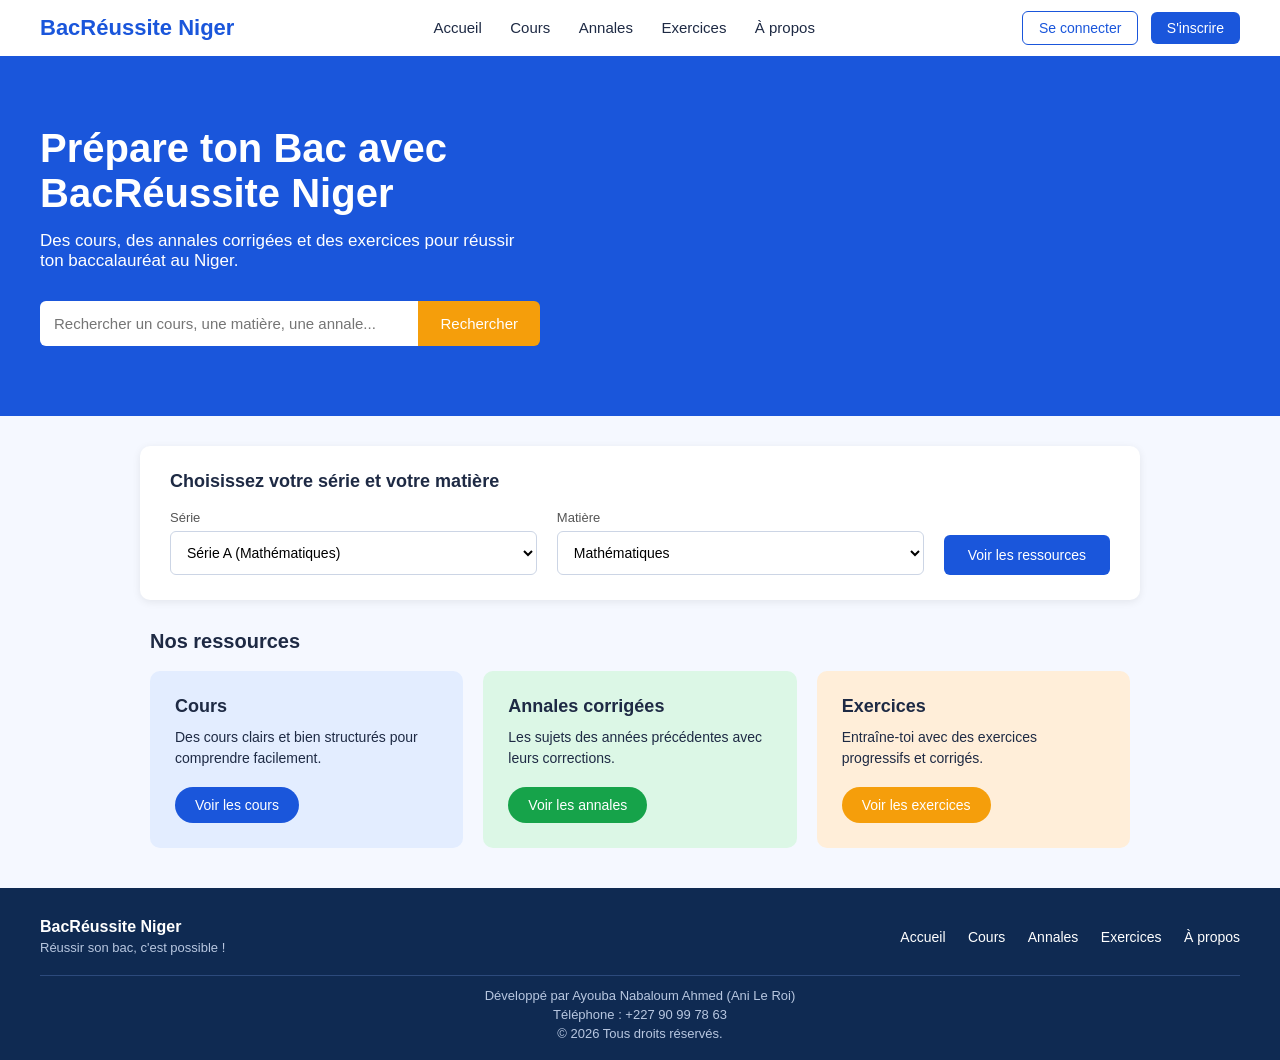
<file: index.html>
<!DOCTYPE html>
<html lang="fr">
<head>
  <meta charset="UTF-8">
  <meta name="viewport" content="width=device-width, initial-scale=1.0">
  <title>BacRéussite Niger</title>
  <link rel="stylesheet" href="style.css">
</head>
<body>
  <header>
    <div class="logo">BacRéussite Niger</div>

    <nav>
      <a href="index.html">Accueil</a>
      <a href="cours.html">Cours</a>
      <a href="annales.html">Annales</a>
      <a href="exercices.html">Exercices</a>
      <a href="apropos.html">À propos</a>
    </nav>

    <div class="boutons">
      <a href="connexion.html">Se connecter</a>
      <a href="inscription.html">S'inscrire</a>
    </div>
  </header>
    <section class="banniere">
    <h1>Prépare ton Bac avec BacRéussite Niger</h1>
    <p>Des cours, des annales corrigées et des exercices pour réussir ton baccalauréat au Niger.</p>

    <div class="recherche">
      <input type="text" placeholder="Rechercher un cours, une matière, une annale...">
      <button>Rechercher</button>
    </div>
  </section>
  <section class="choix">
    <h2>Choisissez votre série et votre matière</h2>

    <div class="choix-formulaire">
      <div class="champ">
        <label for="serie">Série</label>
        <select id="serie">
          <option>Série A (Mathématiques)</option>
          <option>Série C</option>
          <option>Série D</option>
          <option>Série E</option>
        </select>
      </div>

      <div class="champ">
        <label for="matiere">Matière</label>
        <select id="matiere">
          <option>Mathématiques</option>
          <option>Physique-Chimie</option>
          <option>SVT</option>
          <option>Français</option>
          <option>Philosophie</option>
        </select>
      </div>

      <button>Voir les ressources</button>
    </div>
  </section>
    <section class="ressources">
    <h2>Nos ressources</h2>

    <div class="cartes">
      <div class="carte carte-bleue">
        <h3>Cours</h3>
        <p>Des cours clairs et bien structurés pour comprendre facilement.</p>
        <a href="cours.html">Voir les cours</a>
      </div>

      <div class="carte carte-verte">
        <h3>Annales corrigées</h3>
        <p>Les sujets des années précédentes avec leurs corrections.</p>
        <a href="annales.html">Voir les annales</a>
      </div>

      <div class="carte carte-orange">
        <h3>Exercices</h3>
        <p>Entraîne-toi avec des exercices progressifs et corrigés.</p>
        <a href="exercices.html">Voir les exercices</a>
      </div>
    </div>
  </section>
    <footer>
    <div class="footer-haut">
      <div class="footer-logo">
        <strong>BacRéussite Niger</strong>
        <p>Réussir son bac, c'est possible !</p>
      </div>

      <div class="footer-liens">
        <a href="index.html">Accueil</a>
        <a href="cours.html">Cours</a>
        <a href="annales.html">Annales</a>
        <a href="exercices.html">Exercices</a>
        <a href="apropos.html">À propos</a>
      </div>
    </div>
        <div class="footer-credit">
      <p>Développé par Ayouba Nabaloum Ahmed (Ani Le Roi)</p>
      <p>Téléphone : +227 90 99 78 63</p>
      <p>© 2026 Tous droits réservés.</p>
    </div>
  </footer>
</body>
</html>
</file>
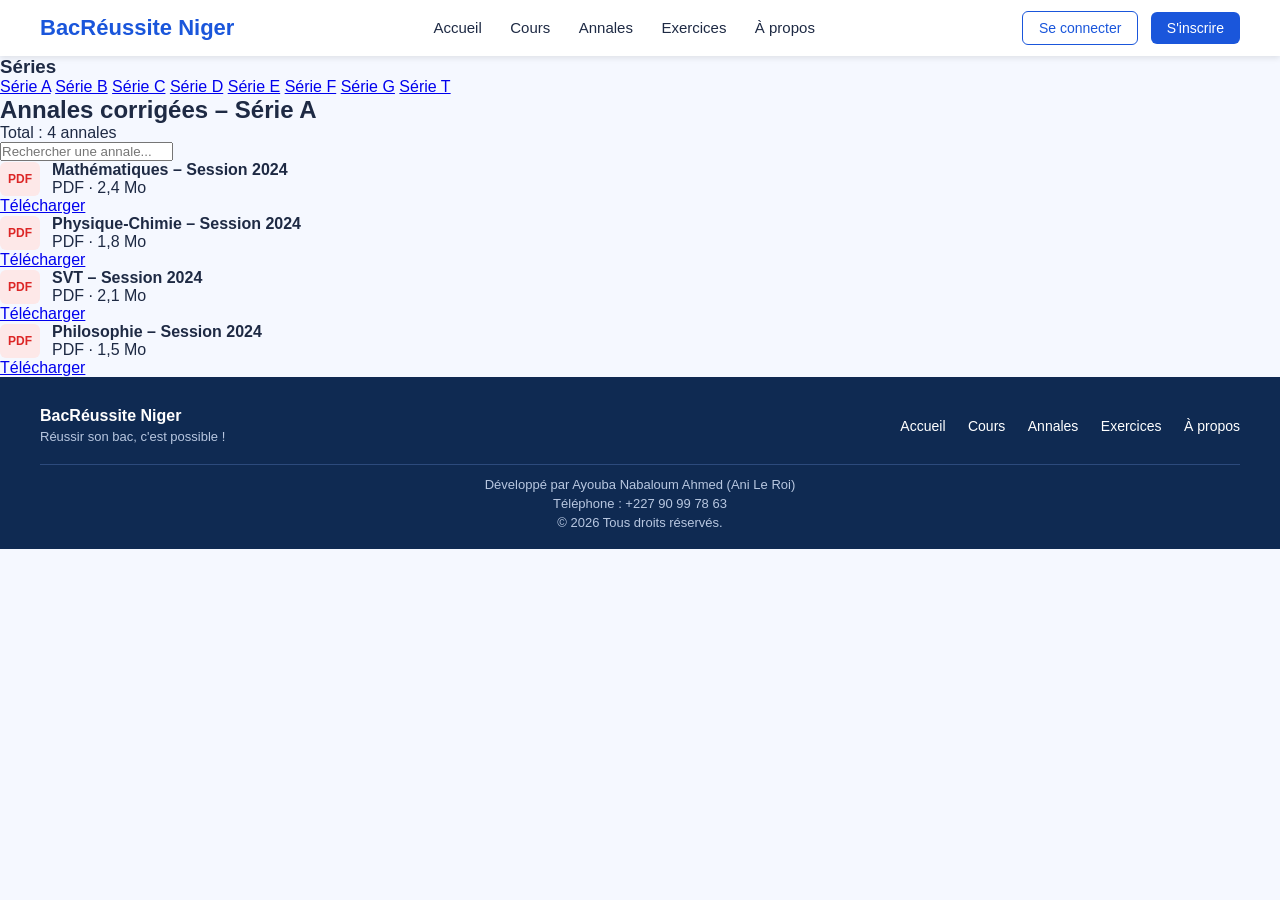
<file: annales.html>
<!DOCTYPE html>
<html lang="fr">
<head>
  <meta charset="UTF-8">
  <meta name="viewport" content="width=device-width, initial-scale=1.0">
  <title>Annales - BacRéussite Niger</title>
  <link rel="stylesheet" href="style.css">
</head>
<body>

  <header>
    <div class="logo">BacRéussite Niger</div>

    <nav>
      <a href="index.html">Accueil</a>
      <a href="cours.html">Cours</a>
      <a href="annales.html">Annales</a>
      <a href="exercices.html">Exercices</a>
      <a href="apropos.html">À propos</a>
    </nav>

    <div class="boutons">
      <a href="connexion.html">Se connecter</a>
      <a href="inscription.html">S'inscrire</a>
    </div>
  </header>

  <main class="page-cours">

    <aside class="matieres">
      <h3>Séries</h3>
      <a href="#" class="actif">Série A</a>
      <a href="#">Série B</a>
      <a href="#">Série C</a>
      <a href="#">Série D</a>
      <a href="#">Série E</a>
      <a href="#">Série F</a>
      <a href="#">Série G</a>
      <a href="#">Série T</a>
    </aside>

    <section class="liste-cours">
      <h2>Annales corrigées – Série A</h2>
      <p class="total">Total : 4 annales</p>
      <input type="text" class="recherche-cours" placeholder="Rechercher une annale...">

      <div class="cours-item">
        <div class="fichier">
          <span class="pdf-badge">PDF</span>
          <div>
            <h4>Mathématiques – Session 2024</h4>
            <p>PDF · 2,4 Mo</p>
          </div>
        </div>
        <a href="#">Télécharger</a>
      </div>

      <div class="cours-item">
        <div class="fichier">
          <span class="pdf-badge">PDF</span>
          <div>
            <h4>Physique-Chimie – Session 2024</h4>
            <p>PDF · 1,8 Mo</p>
          </div>
        </div>
        <a href="#">Télécharger</a>
      </div>

      <div class="cours-item">
        <div class="fichier">
          <span class="pdf-badge">PDF</span>
          <div>
            <h4>SVT – Session 2024</h4>
            <p>PDF · 2,1 Mo</p>
          </div>
        </div>
        <a href="#">Télécharger</a>
      </div>

      <div class="cours-item">
        <div class="fichier">
          <span class="pdf-badge">PDF</span>
          <div>
            <h4>Philosophie – Session 2024</h4>
            <p>PDF · 1,5 Mo</p>
          </div>
        </div>
        <a href="#">Télécharger</a>
      </div>
    </section>

  </main>

  <footer>
    <div class="footer-haut">
      <div class="footer-logo">
        <strong>BacRéussite Niger</strong>
        <p>Réussir son bac, c'est possible !</p>
      </div>

      <div class="footer-liens">
        <a href="index.html">Accueil</a>
        <a href="cours.html">Cours</a>
        <a href="annales.html">Annales</a>
        <a href="exercices.html">Exercices</a>
        <a href="apropos.html">À propos</a>
      </div>
    </div>

    <div class="footer-credit">
      <p>Développé par Ayouba Nabaloum Ahmed (Ani Le Roi)</p>
      <p>Téléphone : +227 90 99 78 63</p>
      <p>© 2026 Tous droits réservés.</p>
    </div>
  </footer>

</body>
</html>
</file>
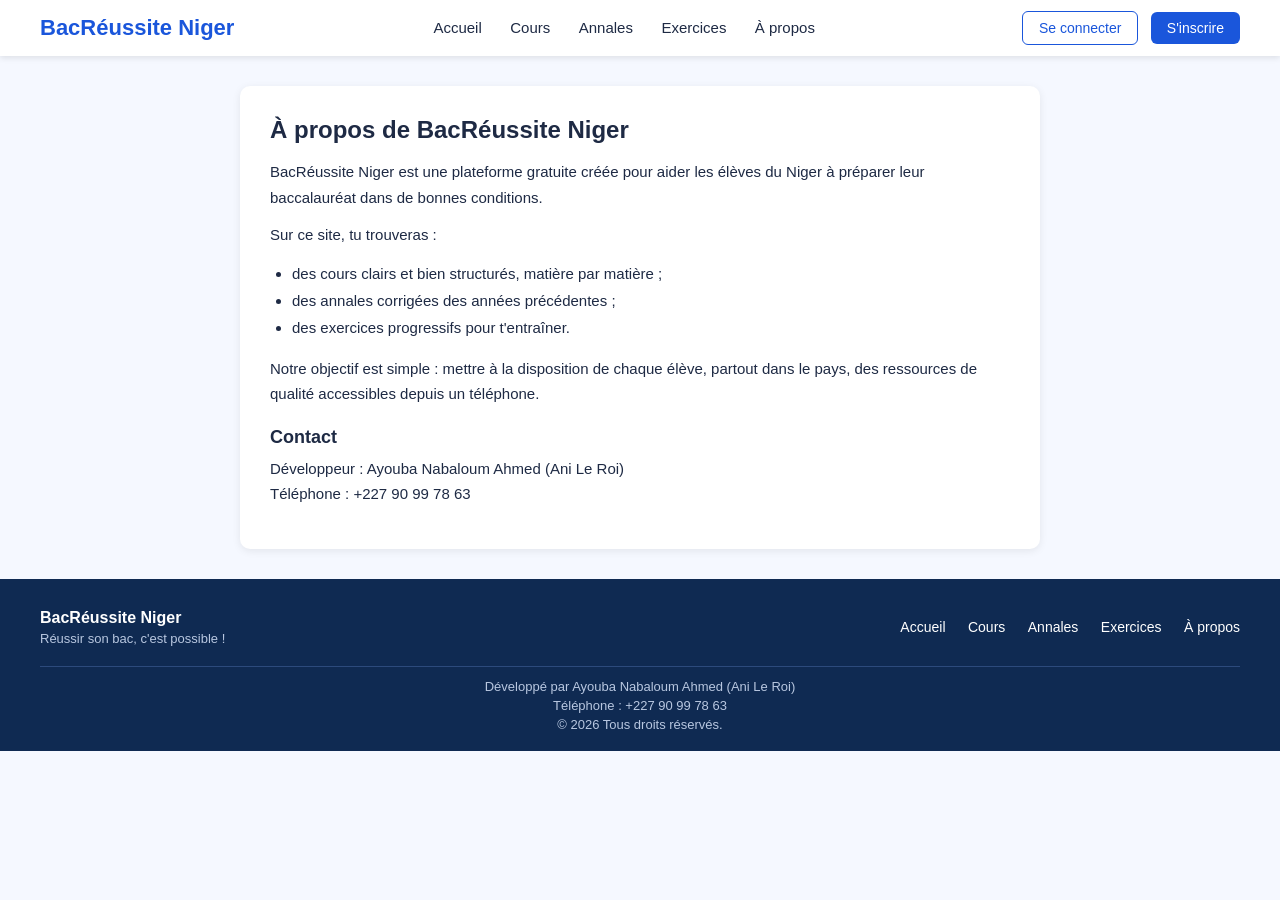
<file: apropos.html>
<!DOCTYPE html>
<html lang="fr">
<head>
  <meta charset="UTF-8">
  <meta name="viewport" content="width=device-width, initial-scale=1.0">
  <title>À propos - BacRéussite Niger</title>
  <link rel="stylesheet" href="style.css">
</head>
<body>

  <header>
    <div class="logo">BacRéussite Niger</div>

    <nav>
      <a href="index.html">Accueil</a>
      <a href="cours.html">Cours</a>
      <a href="annales.html">Annales</a>
      <a href="exercices.html">Exercices</a>
      <a href="apropos.html">À propos</a>
    </nav>

    <div class="boutons">
      <a href="connexion.html">Se connecter</a>
      <a href="inscription.html">S'inscrire</a>
    </div>
  </header>

  <main class="apropos">
    <h2>À propos de BacRéussite Niger</h2>

    <p>BacRéussite Niger est une plateforme gratuite créée pour aider les élèves du Niger à préparer leur baccalauréat dans de bonnes conditions.</p>

    <p>Sur ce site, tu trouveras :</p>
    <ul>
      <li>des cours clairs et bien structurés, matière par matière ;</li>
      <li>des annales corrigées des années précédentes ;</li>
      <li>des exercices progressifs pour t'entraîner.</li>
    </ul>

    <p>Notre objectif est simple : mettre à la disposition de chaque élève, partout dans le pays, des ressources de qualité accessibles depuis un téléphone.</p>

    <h3>Contact</h3>
    <p>Développeur : Ayouba Nabaloum Ahmed (Ani Le Roi)<br>
    Téléphone : +227 90 99 78 63</p>
  </main>

  <footer>
    <div class="footer-haut">
      <div class="footer-logo">
        <strong>BacRéussite Niger</strong>
        <p>Réussir son bac, c'est possible !</p>
      </div>

      <div class="footer-liens">
        <a href="index.html">Accueil</a>
        <a href="cours.html">Cours</a>
        <a href="annales.html">Annales</a>
        <a href="exercices.html">Exercices</a>
        <a href="apropos.html">À propos</a>
      </div>
    </div>

    <div class="footer-credit">
      <p>Développé par Ayouba Nabaloum Ahmed (Ani Le Roi)</p>
      <p>Téléphone : +227 90 99 78 63</p>
      <p>© 2026 Tous droits réservés.</p>
    </div>
  </footer>

</body>
</html>
</file>
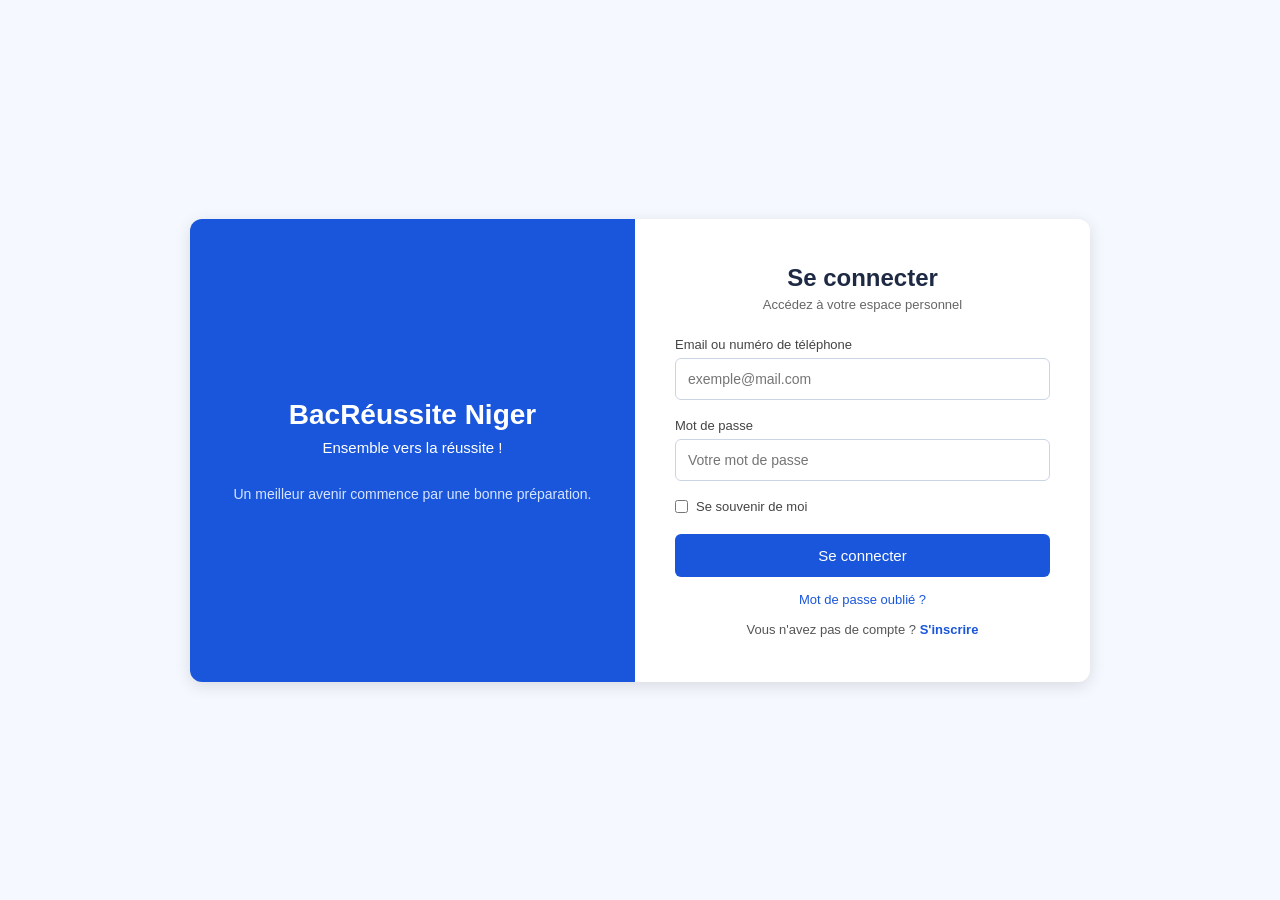
<file: connexion.html>
<!DOCTYPE html>
<html lang="fr">
<head>
  <meta charset="UTF-8">
  <meta name="viewport" content="width=device-width, initial-scale=1.0">
  <title>Connexion - BacRéussite Niger</title>
  <link rel="stylesheet" href="style.css">
</head>
<body class="page-connexion">

  <div class="connexion">

    <div class="connexion-gauche">
      <h1>BacRéussite Niger</h1>
      <p class="devise">Ensemble vers la réussite !</p>
      <p class="message">Un meilleur avenir commence par une bonne préparation.</p>
    </div>

    <div class="connexion-droite">
      <h2>Se connecter</h2>
      <p class="sous-titre">Accédez à votre espace personnel</p>

      <label for="identifiant">Email ou numéro de téléphone</label>
      <input type="text" id="identifiant" placeholder="exemple@mail.com">

      <label for="motdepasse">Mot de passe</label>
      <input type="password" id="motdepasse" placeholder="Votre mot de passe">

      <div class="souvenir">
        <input type="checkbox" id="souvenir">
        <label for="souvenir">Se souvenir de moi</label>
      </div>

      <button>Se connecter</button>

      <a class="oublie" href="#">Mot de passe oublié ?</a>

      <p class="inscription">Vous n'avez pas de compte ? <a href="inscription.html">S'inscrire</a></p>
    </div>

  </div>

</body>
</html>
</file>
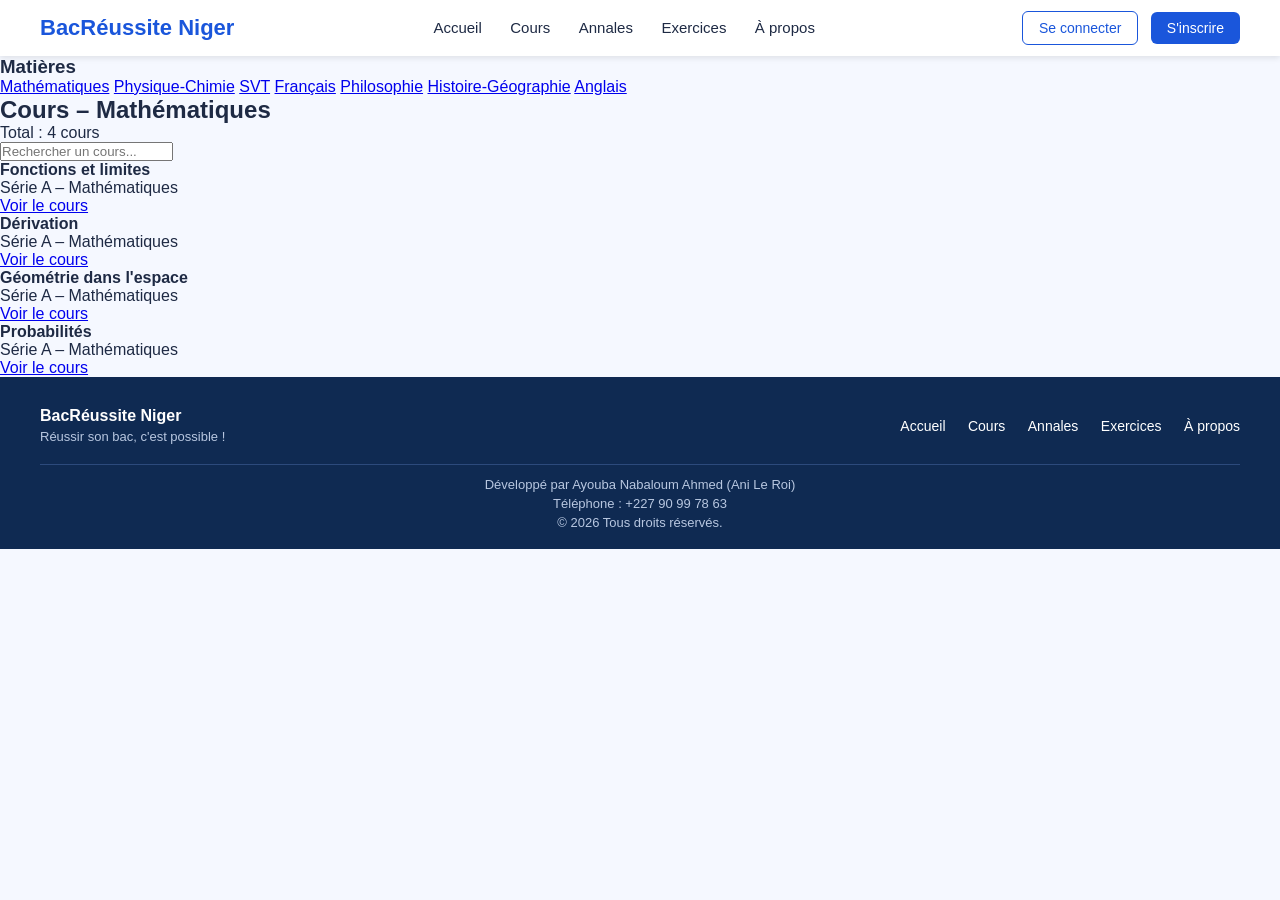
<file: cours.html>
<!DOCTYPE html>
<html lang="fr">
<head>
  <meta charset="UTF-8">
  <meta name="viewport" content="width=device-width, initial-scale=1.0">
  <title>Cours - BacRéussite Niger</title>
  <link rel="stylesheet" href="style.css">
</head>
<body>

  <header>
    <div class="logo">BacRéussite Niger</div>

    <nav>
      <a href="index.html">Accueil</a>
      <a href="cours.html">Cours</a>
      <a href="annales.html">Annales</a>
      <a href="exercices.html">Exercices</a>
      <a href="apropos.html">À propos</a>
    </nav>

    <div class="boutons">
      <a href="connexion.html">Se connecter</a>
      <a href="inscription.html">S'inscrire</a>
    </div>
  </header>

  <main class="page-cours">

    <aside class="matieres">
      <h3>Matières</h3>
      <a href="#" class="actif">Mathématiques</a>
      <a href="#">Physique-Chimie</a>
      <a href="#">SVT</a>
      <a href="#">Français</a>
      <a href="#">Philosophie</a>
      <a href="#">Histoire-Géographie</a>
      <a href="#">Anglais</a>
    </aside>

    <section class="liste-cours">
      <h2>Cours – Mathématiques</h2>
      <p class="total">Total : 4 cours</p>
      <input type="text" class="recherche-cours" placeholder="Rechercher un cours...">

      <div class="cours-item">
        <div>
          <h4>Fonctions et limites</h4>
          <p>Série A – Mathématiques</p>
        </div>
        <a href="#">Voir le cours</a>
      </div>

      <div class="cours-item">
        <div>
          <h4>Dérivation</h4>
          <p>Série A – Mathématiques</p>
        </div>
        <a href="#">Voir le cours</a>
      </div>

      <div class="cours-item">
        <div>
          <h4>Géométrie dans l'espace</h4>
          <p>Série A – Mathématiques</p>
        </div>
        <a href="#">Voir le cours</a>
      </div>

      <div class="cours-item">
        <div>
          <h4>Probabilités</h4>
          <p>Série A – Mathématiques</p>
        </div>
        <a href="#">Voir le cours</a>
      </div>
    </section>

  </main>

  <footer>
    <div class="footer-haut">
      <div class="footer-logo">
        <strong>BacRéussite Niger</strong>
        <p>Réussir son bac, c'est possible !</p>
      </div>

      <div class="footer-liens">
        <a href="index.html">Accueil</a>
        <a href="cours.html">Cours</a>
        <a href="annales.html">Annales</a>
        <a href="exercices.html">Exercices</a>
        <a href="apropos.html">À propos</a>
      </div>
    </div>

    <div class="footer-credit">
      <p>Développé par Ayouba Nabaloum Ahmed (Ani Le Roi)</p>
      <p>Téléphone : +227 90 99 78 63</p>
      <p>© 2026 Tous droits réservés.</p>
    </div>
  </footer>

</body>
</html>
</file>
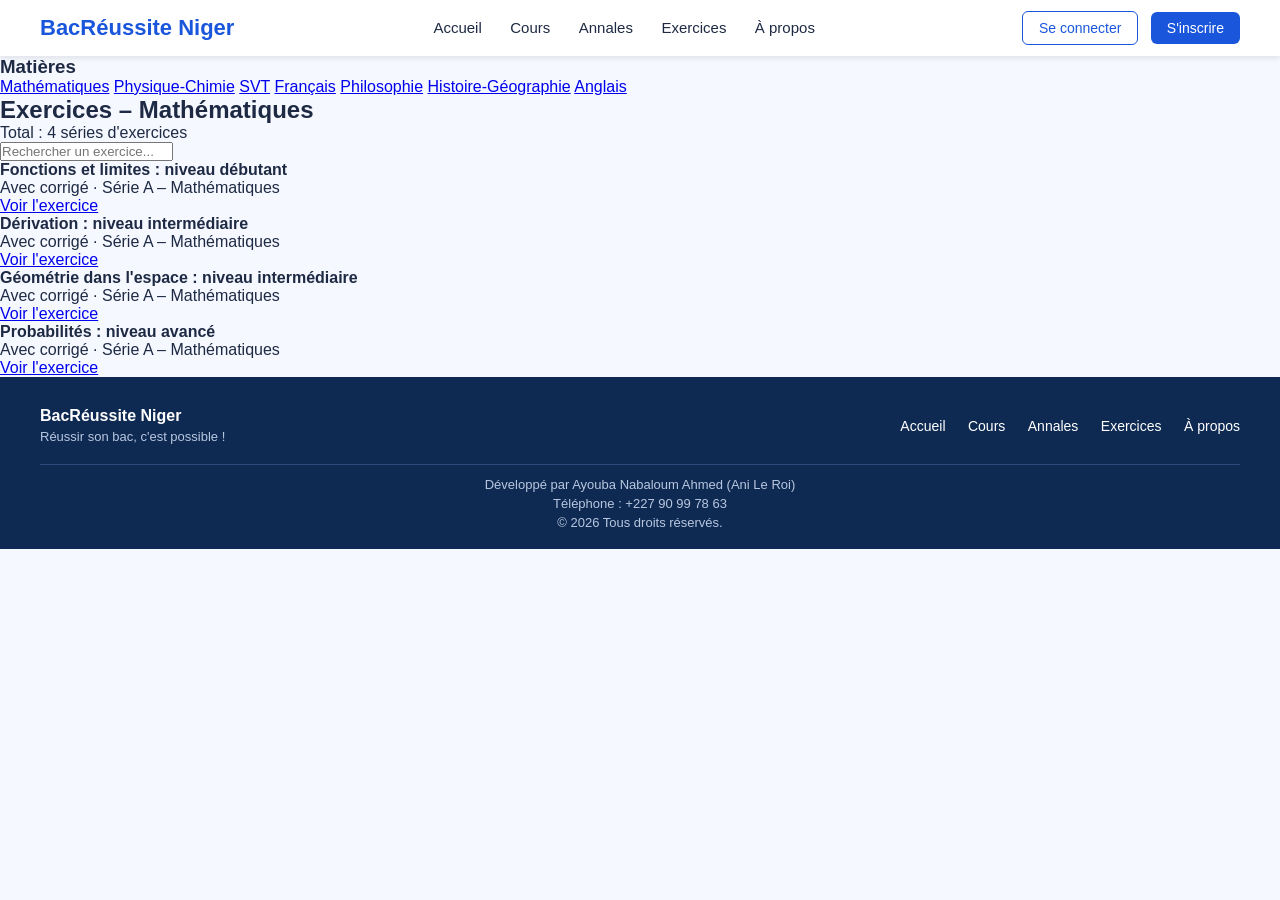
<file: exercices.html>
<!DOCTYPE html>
<html lang="fr">
<head>
  <meta charset="UTF-8">
  <meta name="viewport" content="width=device-width, initial-scale=1.0">
  <title>Exercices - BacRéussite Niger</title>
  <link rel="stylesheet" href="style.css">
</head>
<body>

  <header>
    <div class="logo">BacRéussite Niger</div>

    <nav>
      <a href="index.html">Accueil</a>
      <a href="cours.html">Cours</a>
      <a href="annales.html">Annales</a>
      <a href="exercices.html">Exercices</a>
      <a href="apropos.html">À propos</a>
    </nav>

    <div class="boutons">
      <a href="connexion.html">Se connecter</a>
      <a href="inscription.html">S'inscrire</a>
    </div>
  </header>

  <main class="page-cours">

    <aside class="matieres">
      <h3>Matières</h3>
      <a href="#" class="actif">Mathématiques</a>
      <a href="#">Physique-Chimie</a>
      <a href="#">SVT</a>
      <a href="#">Français</a>
      <a href="#">Philosophie</a>
      <a href="#">Histoire-Géographie</a>
      <a href="#">Anglais</a>
    </aside>

    <section class="liste-cours">
      <h2>Exercices – Mathématiques</h2>
      <p class="total">Total : 4 séries d'exercices</p>
      <input type="text" class="recherche-cours" placeholder="Rechercher un exercice...">

      <div class="cours-item">
        <div>
          <h4>Fonctions et limites : niveau débutant</h4>
          <p>Avec corrigé · Série A – Mathématiques</p>
        </div>
        <a href="#">Voir l'exercice</a>
      </div>

      <div class="cours-item">
        <div>
          <h4>Dérivation : niveau intermédiaire</h4>
          <p>Avec corrigé · Série A – Mathématiques</p>
        </div>
        <a href="#">Voir l'exercice</a>
      </div>

      <div class="cours-item">
        <div>
          <h4>Géométrie dans l'espace : niveau intermédiaire</h4>
          <p>Avec corrigé · Série A – Mathématiques</p>
        </div>
        <a href="#">Voir l'exercice</a>
      </div>

      <div class="cours-item">
        <div>
          <h4>Probabilités : niveau avancé</h4>
          <p>Avec corrigé · Série A – Mathématiques</p>
        </div>
        <a href="#">Voir l'exercice</a>
      </div>
    </section>

  </main>

  <footer>
    <div class="footer-haut">
      <div class="footer-logo">
        <strong>BacRéussite Niger</strong>
        <p>Réussir son bac, c'est possible !</p>
      </div>

      <div class="footer-liens">
        <a href="index.html">Accueil</a>
        <a href="cours.html">Cours</a>
        <a href="annales.html">Annales</a>
        <a href="exercices.html">Exercices</a>
        <a href="apropos.html">À propos</a>
      </div>
    </div>

    <div class="footer-credit">
      <p>Développé par Ayouba Nabaloum Ahmed (Ani Le Roi)</p>
      <p>Téléphone : +227 90 99 78 63</p>
      <p>© 2026 Tous droits réservés.</p>
    </div>
  </footer>

</body>
</html>
</file>
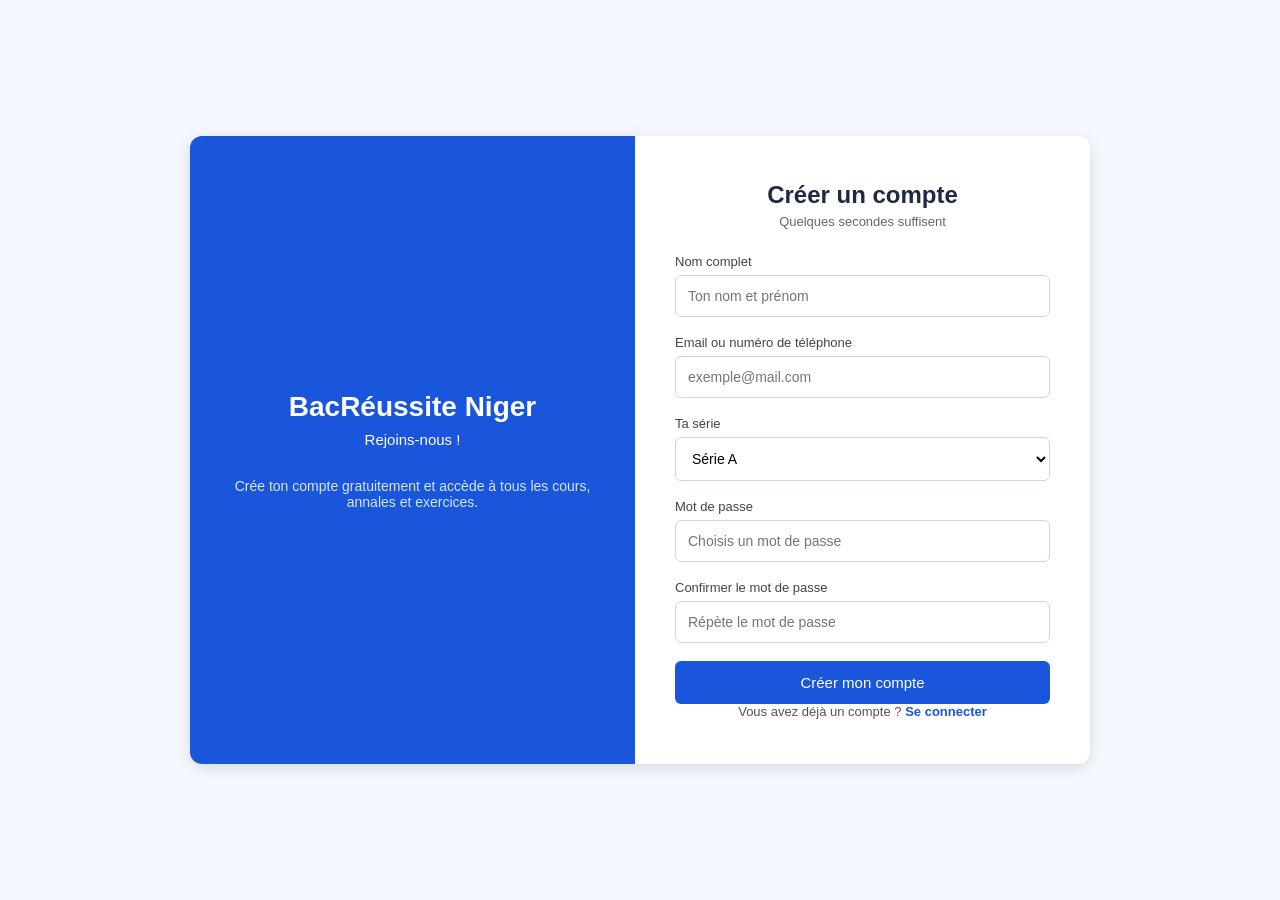
<file: inscription.html>
<!DOCTYPE html>
<html lang="fr">
<head>
  <meta charset="UTF-8">
  <meta name="viewport" content="width=device-width, initial-scale=1.0">
  <title>Inscription - BacRéussite Niger</title>
  <link rel="stylesheet" href="style.css">
</head>
<body class="page-connexion">

  <div class="connexion">

    <div class="connexion-gauche">
      <h1>BacRéussite Niger</h1>
      <p class="devise">Rejoins-nous !</p>
      <p class="message">Crée ton compte gratuitement et accède à tous les cours, annales et exercices.</p>
    </div>

    <div class="connexion-droite">
      <h2>Créer un compte</h2>
      <p class="sous-titre">Quelques secondes suffisent</p>

      <label for="nom">Nom complet</label>
      <input type="text" id="nom" placeholder="Ton nom et prénom">

      <label for="identifiant">Email ou numéro de téléphone</label>
      <input type="text" id="identifiant" placeholder="exemple@mail.com">

      <label for="serie">Ta série</label>
      <select id="serie">
        <option>Série A</option>
        <option>Série C</option>
        <option>Série D</option>
        <option>Série E</option>
      </select>

      <label for="motdepasse">Mot de passe</label>
      <input type="password" id="motdepasse" placeholder="Choisis un mot de passe">

      <label for="confirmation">Confirmer le mot de passe</label>
      <input type="password" id="confirmation" placeholder="Répète le mot de passe">

      <button>Créer mon compte</button>

      <p class="inscription">Vous avez déjà un compte ? <a href="connexion.html">Se connecter</a></p>
    </div>

  </div>

</body>
</html>
</file>
<file: style.css>
* {
  margin: 0;
  padding: 0;
  box-sizing: border-box;
}

body {
  font-family: Arial, sans-serif;
  background-color: #f5f8ff;
  color: #1e2a44;
}header {
  display: flex;
  align-items: center;
  justify-content: space-between;
  padding: 15px 40px;
  background-color: white;
  box-shadow: 0 2px 6px rgba(0, 0, 0, 0.1);
}.logo {
  font-size: 22px;
  font-weight: bold;
  color: #1a56db;
}nav a {
  text-decoration: none;
  color: #1e2a44;
  margin: 0 12px;
  font-size: 15px;
}

nav a:hover {
  color: #1a56db;
}.boutons a {
  text-decoration: none;
  font-size: 14px;
  padding: 8px 16px;
  border-radius: 6px;
  margin-left: 8px;
}.boutons a:first-child {
  color: #1a56db;
  border: 1px solid #1a56db;
  background-color: white;
}.boutons a:last-child {
  color: white;
  background-color: #1a56db;
}.banniere {
  background-color: #1a56db;
  color: white;
  padding: 70px 40px;
}.banniere h1 {
  font-size: 40px;
  max-width: 500px;
  margin-bottom: 15px;
}

.banniere p {
  font-size: 17px;
  max-width: 500px;
  margin-bottom: 30px;
}.recherche {
  display: flex;
  max-width: 500px;
}

.recherche input {
  flex: 1;
  padding: 14px;
  border: none;
  border-radius: 6px 0 0 6px;
  font-size: 15px;
}

.recherche button {
  padding: 14px 22px;
  border: none;
  background-color: #f59e0b;
  color: white;
  font-size: 15px;
  cursor: pointer;
  border-radius: 0 6px 6px 0;
}.choix {
  background-color: white;
  max-width: 1000px;
  margin: 30px auto;
  padding: 25px 30px;
  border-radius: 10px;
  box-shadow: 0 2px 8px rgba(0, 0, 0, 0.08);
}

.choix h2 {
  font-size: 18px;
  margin-bottom: 18px;
}.choix-formulaire {
  display: flex;
  gap: 20px;
  align-items: flex-end;
}

.champ {
  flex: 1;
  display: flex;
  flex-direction: column;
}

.champ label {
  font-size: 13px;
  margin-bottom: 6px;
  color: #555;
}

.champ select {
  padding: 12px;
  border: 1px solid #ccd5e5;
  border-radius: 6px;
  font-size: 14px;
  background-color: white;
}.choix-formulaire button {
  padding: 12px 24px;
  border: none;
  border-radius: 6px;
  background-color: #1a56db;
  color: white;
  font-size: 14px;
  cursor: pointer;
}.ressources {
  max-width: 1000px;
  margin: 0 auto 40px auto;
  padding: 0 10px;
}

.ressources h2 {
  font-size: 20px;
  margin-bottom: 18px;
}.cartes {
  display: flex;
  gap: 20px;
}

.carte {
  flex: 1;
  padding: 25px;
  border-radius: 10px;
}

.carte h3 {
  font-size: 18px;
  margin-bottom: 10px;
}

.carte p {
  font-size: 14px;
  line-height: 1.5;
  margin-bottom: 18px;
}.carte-bleue {
  background-color: #e3edff;
}

.carte-verte {
  background-color: #dcf7e6;
}

.carte-orange {
  background-color: #ffeed9;
}.carte a {
  display: inline-block;
  padding: 10px 20px;
  border-radius: 20px;
  color: white;
  text-decoration: none;
  font-size: 14px;
}

.carte-bleue a {
  background-color: #1a56db;
}

.carte-verte a {
  background-color: #16a34a;
}

.carte-orange a {
  background-color: #f59e0b;
}footer {
  background-color: #0f2a52;
  color: white;
  padding: 30px 40px 15px 40px;
}.footer-haut {
  display: flex;
  justify-content: space-between;
  align-items: center;
  margin-bottom: 20px;
}

.footer-logo p {
  font-size: 13px;
  margin-top: 4px;
  color: #b8c7e0;
}

.footer-liens a {
  color: white;
  text-decoration: none;
  font-size: 14px;
  margin-left: 18px;
}

.footer-liens a:hover {
  color: #f59e0b;
}.footer-credit {
  border-top: 1px solid #2c4a7c;
  padding-top: 12px;
  text-align: center;
}

.footer-credit p {
  font-size: 13px;
  color: #b8c7e0;
  margin-bottom: 4px;
}.fichier {
  display: flex;
  align-items: center;
  gap: 12px;
}

.pdf-badge {
  background-color: #fde8e8;
  color: #dc2626;
  font-weight: bold;
  font-size: 12px;
  padding: 10px 8px;
  border-radius: 6px;
}.page-connexion {
  min-height: 100vh;
  display: flex;
  align-items: center;
  justify-content: center;
  padding: 20px;
}

.connexion {
  display: flex;
  width: 100%;
  max-width: 900px;
  background-color: white;
  border-radius: 12px;
  overflow: hidden;
  box-shadow: 0 4px 16px rgba(0, 0, 0, 0.12);
}

.connexion-gauche {
  flex: 1;
  background-color: #1a56db;
  color: white;
  padding: 50px 35px;
  display: flex;
  flex-direction: column;
  justify-content: center;
  text-align: center;
}

.connexion-gauche h1 {
  font-size: 28px;
  margin-bottom: 8px;
}

.devise {
  font-size: 15px;
  margin-bottom: 30px;
}

.message {
  font-size: 14px;
  color: #d6e4ff;
}

.connexion-droite {
  flex: 1;
  padding: 45px 40px;
  display: flex;
  flex-direction: column;
}

.connexion-droite h2 {
  font-size: 24px;
  text-align: center;
}

.sous-titre {
  text-align: center;
  font-size: 13px;
  color: #666;
  margin: 5px 0 25px 0;
}

.connexion-droite label {
  font-size: 13px;
  margin-bottom: 6px;
  color: #444;
}

.connexion-droite input[type="text"],
.connexion-droite input[type="password"] {
  padding: 12px;
  border: 1px solid #ccd5e5;
  border-radius: 6px;
  font-size: 14px;
  margin-bottom: 18px;
}

.souvenir {
  display: flex;
  align-items: center;
  gap: 8px;
  margin-bottom: 20px;
}

.souvenir label {
  margin-bottom: 0;
}

.connexion-droite button {
  padding: 13px;
  border: none;
  border-radius: 6px;
  background-color: #1a56db;
  color: white;
  font-size: 15px;
  cursor: pointer;
}

.oublie {
  text-align: center;
  margin: 15px 0;
  font-size: 13px;
  color: #1a56db;
  text-decoration: none;
}

.inscription {
  text-align: center;
  font-size: 13px;
  color: #555;
}

.inscription a {
  color: #1a56db;
  font-weight: bold;
  text-decoration: none;
}@media (max-width: 768px) {

  /* Bandeau du haut */
  header {
    flex-direction: column;
    gap: 12px;
    padding: 15px 20px;
  }

  nav {
    text-align: center;
  }

  nav a {
    display: inline-block;
    margin: 4px 8px;
  }

  /* Bannière */
  .banniere {
    padding: 40px 20px;
  }

  .banniere h1 {
    font-size: 28px;
  }

  /* Choix série / matière */
  .choix {
    margin: 20px 15px;
    padding: 20px;
  }

  .choix-formulaire {
    flex-direction: column;
    align-items: stretch;
  }

  /* Cartes de ressources */
  .ressources {
    padding: 0 15px;
  }

  .cartes {
    flex-direction: column;
  }

  /* Pied de page */
  .footer-haut {
    flex-direction: column;
    gap: 15px;
    text-align: center;
  }

  .footer-liens a {
    display: inline-block;
    margin: 4px 9px;
  }

  /* Pages cours et annales */
  .page-cours {
    flex-direction: column;
  }

  .matieres {
    width: 100%;
  }

  .cours-item {
    flex-direction: column;
    align-items: flex-start;
    gap: 10px;
  }

  /* Page de connexion */
  .connexion {
    flex-direction: column;
  }

  .connexion-gauche {
    padding: 30px 20px;
  }

  .connexion-droite {
    padding: 30px 20px;
  }

}.apropos {
  width: 92%;
  max-width: 800px;
  margin: 30px auto;
  background-color: white;
  padding: 30px;
  border-radius: 10px;
  box-shadow: 0 2px 8px rgba(0, 0, 0, 0.08);
}

.apropos h2 {
  font-size: 24px;
  margin-bottom: 15px;
}

.apropos h3 {
  font-size: 18px;
  margin: 20px 0 8px 0;
}

.apropos p {
  font-size: 15px;
  line-height: 1.7;
  margin-bottom: 12px;
}

.apropos ul {
  margin: 10px 0 15px 22px;
  line-height: 1.8;
  font-size: 15px;
}

.connexion-droite select {
  padding: 12px;
  border: 1px solid #ccd5e5;
  border-radius: 6px;
  font-size: 14px;
  margin-bottom: 18px;
  background-color: white;
}
</file>
